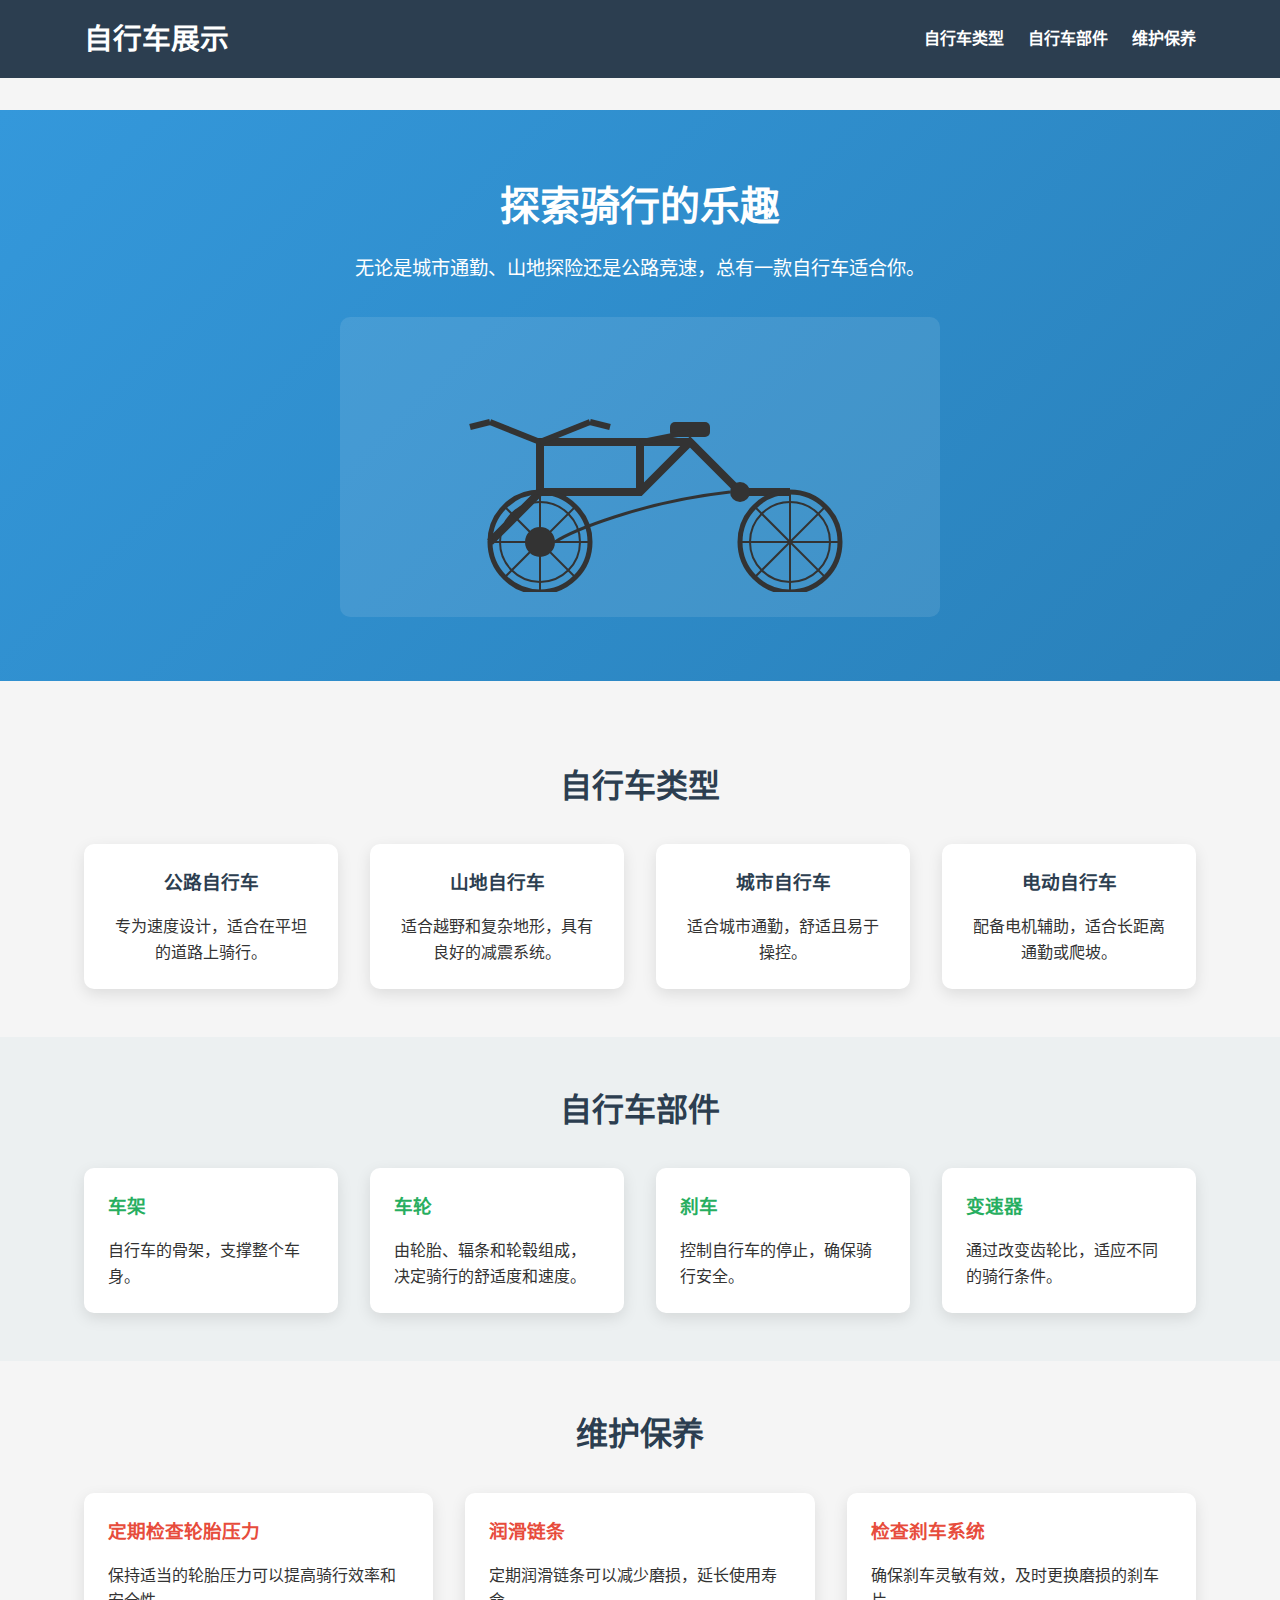
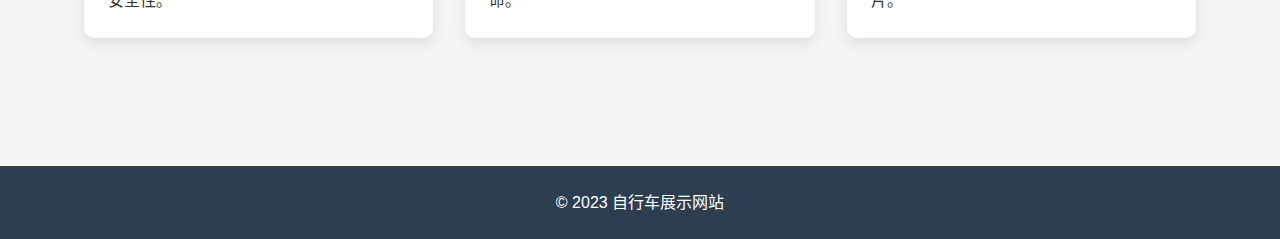
<file: bike/index.html>
<!DOCTYPE html>
<html lang="zh-CN">
<head>
    <meta charset="UTF-8">
    <meta name="viewport" content="width=device-width, initial-scale=1.0">
    <title>自行车展示</title>
    <link rel="stylesheet" href="style.css">
</head>
<body>
    <header>
        <div class="container">
            <h1>自行车展示</h1>
            <nav>
                <ul>
                    <li><a href="#types">自行车类型</a></li>
                    <li><a href="#parts">自行车部件</a></li>
                    <li><a href="#maintenance">维护保养</a></li>
                </ul>
            </nav>
        </div>
    </header>

    <main>
        <section class="hero">
            <div class="container">
                <h2>探索骑行的乐趣</h2>
                <p>无论是城市通勤、山地探险还是公路竞速，总有一款自行车适合你。</p>
                <div class="bike-svg-container">
                    <!-- 自行车SVG将通过JavaScript动态加载 -->
                </div>
            </div>
        </section>

        <section id="types" class="types-section">
            <div class="container">
                <h2>自行车类型</h2>
                <div class="bike-types">
                    <div class="bike-type-card" data-type="road">
                        <h3>公路自行车</h3>
                        <p>专为速度设计，适合在平坦的道路上骑行。</p>
                    </div>
                    <div class="bike-type-card" data-type="mountain">
                        <h3>山地自行车</h3>
                        <p>适合越野和复杂地形，具有良好的减震系统。</p>
                    </div>
                    <div class="bike-type-card" data-type="city">
                        <h3>城市自行车</h3>
                        <p>适合城市通勤，舒适且易于操控。</p>
                    </div>
                    <div class="bike-type-card" data-type="electric">
                        <h3>电动自行车</h3>
                        <p>配备电机辅助，适合长距离通勤或爬坡。</p>
                    </div>
                </div>
            </div>
        </section>

        <section id="parts" class="parts-section">
            <div class="container">
                <h2>自行车部件</h2>
                <div class="parts-container">
                    <div class="part-item" data-part="frame">
                        <h3>车架</h3>
                        <p>自行车的骨架，支撑整个车身。</p>
                    </div>
                    <div class="part-item" data-part="wheels">
                        <h3>车轮</h3>
                        <p>由轮胎、辐条和轮毂组成，决定骑行的舒适度和速度。</p>
                    </div>
                    <div class="part-item" data-part="brakes">
                        <h3>刹车</h3>
                        <p>控制自行车的停止，确保骑行安全。</p>
                    </div>
                    <div class="part-item" data-part="gears">
                        <h3>变速器</h3>
                        <p>通过改变齿轮比，适应不同的骑行条件。</p>
                    </div>
                </div>
            </div>
        </section>

        <section id="maintenance" class="maintenance-section">
            <div class="container">
                <h2>维护保养</h2>
                <div class="maintenance-tips">
                    <div class="tip-item">
                        <h3>定期检查轮胎压力</h3>
                        <p>保持适当的轮胎压力可以提高骑行效率和安全性。</p>
                    </div>
                    <div class="tip-item">
                        <h3>润滑链条</h3>
                        <p>定期润滑链条可以减少磨损，延长使用寿命。</p>
                    </div>
                    <div class="tip-item">
                        <h3>检查刹车系统</h3>
                        <p>确保刹车灵敏有效，及时更换磨损的刹车片。</p>
                    </div>
                </div>
            </div>
        </section>
    </main>

    <footer>
        <div class="container">
            <p>&copy; 2023 自行车展示网站</p>
        </div>
    </footer>

    <script src="script.js"></script>
</body>
</html>
</file>
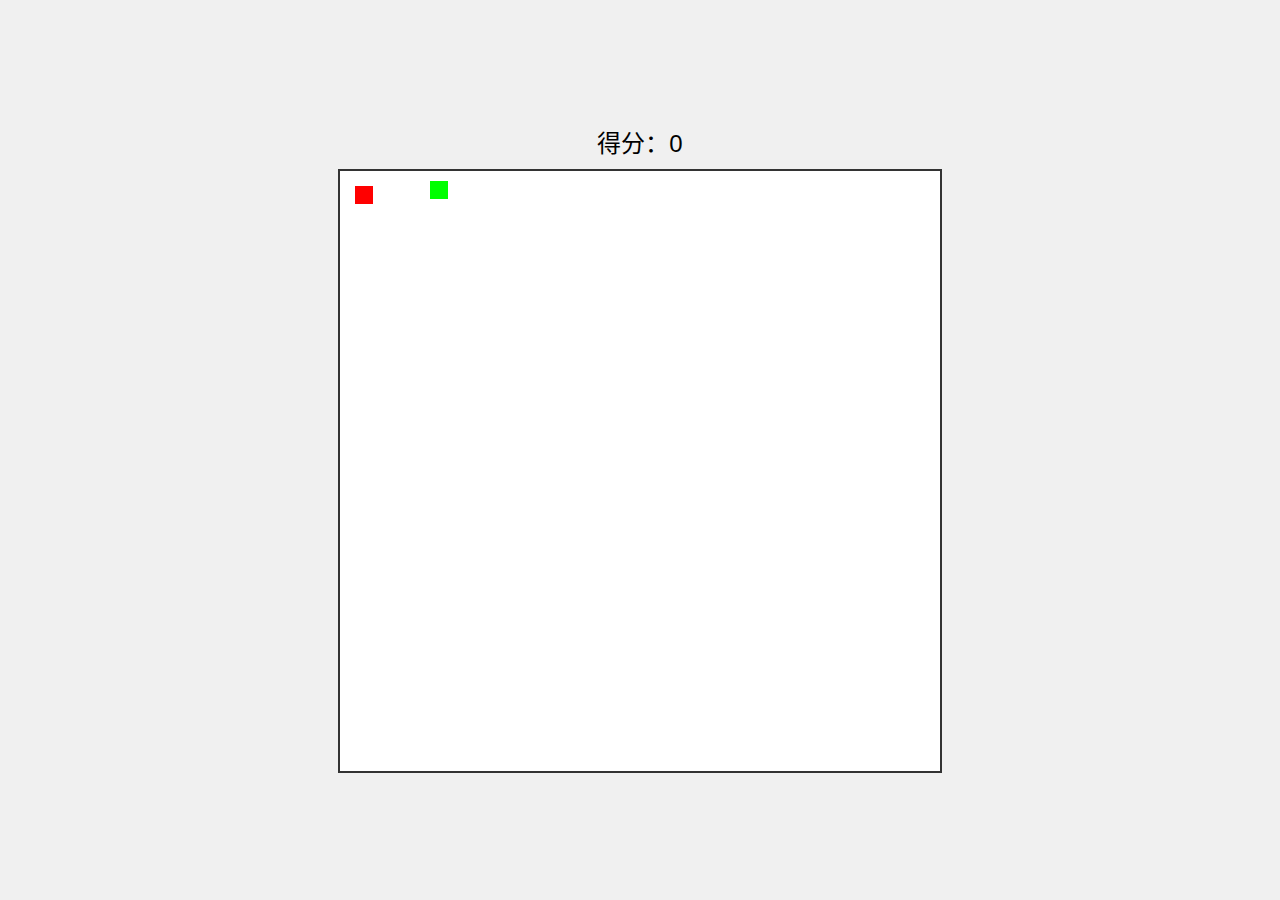
<file: snake/index.html>
<!DOCTYPE html>
<html lang="zh-CN">
<head>
    <meta charset="UTF-8">
    <title>贪吃蛇游戏</title>
    <link rel="stylesheet" href="style.css">
</head>
<body>
    <div class="container">
        <div id="score">得分：0</div>
        <canvas id="gameCanvas" width="600" height="600"></canvas>
    </div>
    <script src="game.js"></script>
</body>
</html>
</file>
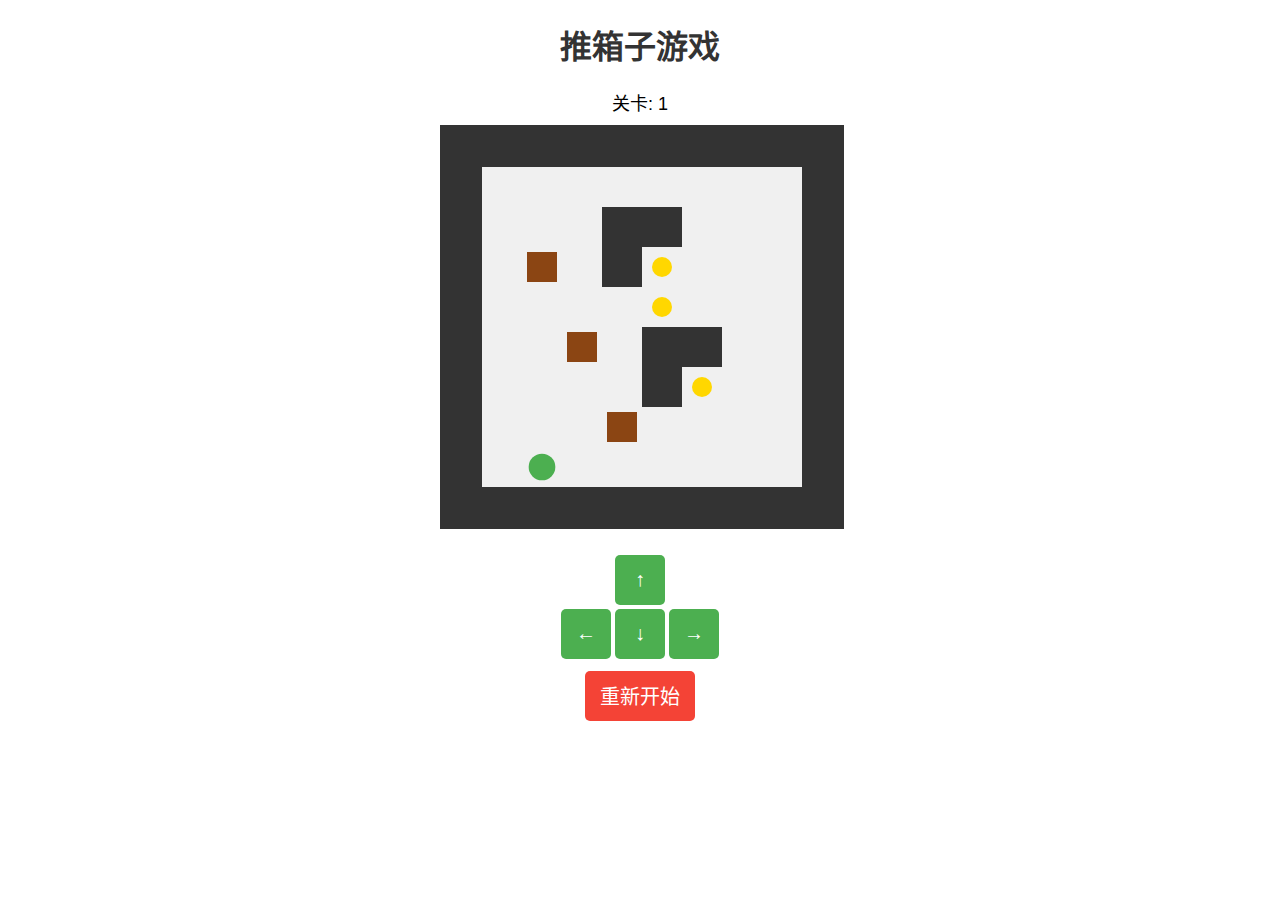
<file: xz/index.html>
<!DOCTYPE html>
<html lang="zh-CN">
<head>
    <meta charset="UTF-8">
    <meta name="viewport" content="width=device-width, initial-scale=1.0">
    <title>推箱子游戏</title>
    <link rel="stylesheet" href="style.css">
</head>
<body>
    <div class="container">
        <h1>推箱子游戏</h1>
        <div id="level">关卡: 1</div>
        <canvas id="gameCanvas" width="400" height="400"></canvas>
        <div class="controls">
            <button id="up">↑</button>
            <div class="middle-controls">
                <button id="left">←</button>
                <button id="down">↓</button>
                <button id="right">→</button>
            </div>
            <button id="restart">重新开始</button>
        </div>
    </div>
    <script src="game.js"></script>
</body>
</html>
</file>
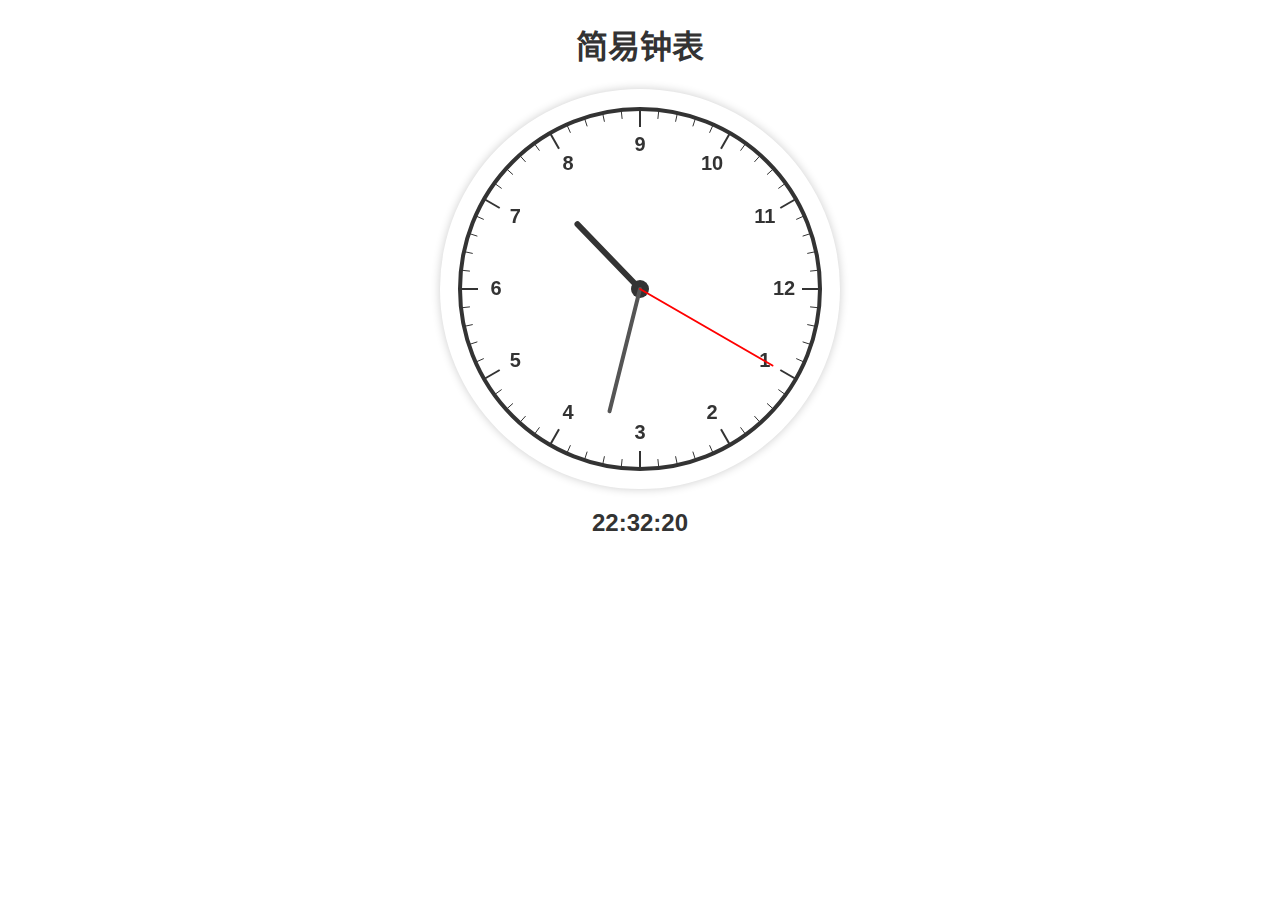
<file: clock/clock.html>
<!DOCTYPE html>
<html lang="zh-CN">
<head>
    <meta charset="UTF-8">
    <meta name="viewport" content="width=device-width, initial-scale=1.0">
    <title>简易钟表</title>
    <link rel="stylesheet" href="clock.css">
</head>
<body>
    <div class="container">
        <h1>简易钟表</h1>
        <div class="clock-container">
            <canvas id="clockCanvas" width="400" height="400"></canvas>
        </div>
        <div class="digital-clock" id="digitalClock"></div>
    </div>
    <script src="clock.js"></script>
</body>
</html>
</file>
<file: bike/style.css>
/* 基础样式重置 */
* {
    margin: 0;
    padding: 0;
    box-sizing: border-box;
}

body {
    font-family: 'Arial', sans-serif;
    line-height: 1.6;
    color: #333;
    background-color: #f5f5f5;
}

.container {
    width: 90%;
    max-width: 1200px;
    margin: 0 auto;
    padding: 0 20px;
}

/* 头部样式 */
header {
    background-color: #2c3e50;
    color: white;
    padding: 1rem 0;
    position: sticky;
    top: 0;
    z-index: 100;
}

header .container {
    display: flex;
    justify-content: space-between;
    align-items: center;
}

header h1 {
    font-size: 1.8rem;
}

nav ul {
    display: flex;
    list-style: none;
}

nav ul li {
    margin-left: 1.5rem;
}

nav ul li a {
    color: white;
    text-decoration: none;
    font-weight: bold;
    transition: color 0.3s ease;
}

nav ul li a:hover {
    color: #3498db;
}

/* 主要内容样式 */
main {
    padding: 2rem 0;
}

/* 英雄区域样式 */
.hero {
    background: linear-gradient(135deg, #3498db, #2980b9);
    color: white;
    padding: 4rem 0;
    text-align: center;
    margin-bottom: 2rem;
}

.hero h2 {
    font-size: 2.5rem;
    margin-bottom: 1rem;
}

.hero p {
    font-size: 1.2rem;
    max-width: 800px;
    margin: 0 auto 2rem;
}

.bike-svg-container {
    width: 100%;
    max-width: 600px;
    height: 300px;
    margin: 0 auto;
    background-color: rgba(255, 255, 255, 0.1);
    border-radius: 10px;
    display: flex;
    justify-content: center;
    align-items: center;
}

/* 自行车类型区域样式 */
.types-section {
    padding: 3rem 0;
}

.types-section h2 {
    text-align: center;
    font-size: 2rem;
    margin-bottom: 2rem;
    color: #2c3e50;
}

.bike-types {
    display: grid;
    grid-template-columns: repeat(auto-fit, minmax(250px, 1fr));
    gap: 2rem;
}

.bike-type-card {
    background-color: white;
    border-radius: 10px;
    overflow: hidden;
    box-shadow: 0 5px 15px rgba(0, 0, 0, 0.1);
    transition: transform 0.3s ease, box-shadow 0.3s ease;
    padding: 1.5rem;
    text-align: center;
    cursor: pointer;
}

.bike-type-card:hover {
    transform: translateY(-5px);
    box-shadow: 0 10px 25px rgba(0, 0, 0, 0.15);
}

.bike-type-card h3 {
    color: #2c3e50;
    margin-bottom: 1rem;
}

/* 自行车部件区域样式 */
.parts-section {
    background-color: #ecf0f1;
    padding: 3rem 0;
}

.parts-section h2 {
    text-align: center;
    font-size: 2rem;
    margin-bottom: 2rem;
    color: #2c3e50;
}

.parts-container {
    display: grid;
    grid-template-columns: repeat(auto-fit, minmax(250px, 1fr));
    gap: 2rem;
}

.part-item {
    background-color: white;
    border-radius: 10px;
    padding: 1.5rem;
    box-shadow: 0 5px 15px rgba(0, 0, 0, 0.1);
    transition: transform 0.3s ease;
    cursor: pointer;
}

.part-item:hover {
    transform: translateY(-5px);
}

.part-item h3 {
    color: #27ae60;
    margin-bottom: 1rem;
}

/* 维护保养区域样式 */
.maintenance-section {
    padding: 3rem 0;
}

.maintenance-section h2 {
    text-align: center;
    font-size: 2rem;
    margin-bottom: 2rem;
    color: #2c3e50;
}

.maintenance-tips {
    display: grid;
    grid-template-columns: repeat(auto-fit, minmax(300px, 1fr));
    gap: 2rem;
}

.tip-item {
    background-color: white;
    border-radius: 10px;
    padding: 1.5rem;
    box-shadow: 0 5px 15px rgba(0, 0, 0, 0.1);
}

.tip-item h3 {
    color: #e74c3c;
    margin-bottom: 1rem;
}

/* 页脚样式 */
footer {
    background-color: #2c3e50;
    color: white;
    text-align: center;
    padding: 1.5rem 0;
    margin-top: 3rem;
}

/* 响应式设计 */
@media (max-width: 768px) {
    header .container {
        flex-direction: column;
    }

    nav ul {
        margin-top: 1rem;
    }

    nav ul li {
        margin: 0 0.5rem;
    }

    .hero h2 {
        font-size: 2rem;
    }

    .bike-svg-container {
        height: 200px;
    }
}

@media (max-width: 480px) {
    .hero h2 {
        font-size: 1.8rem;
    }

    .hero p {
        font-size: 1rem;
    }
}

/* 动画效果 */
@keyframes fadeIn {
    from { opacity: 0; transform: translateY(20px); }
    to { opacity: 1; transform: translateY(0); }
}

.bike-type-card, .part-item, .tip-item {
    animation: fadeIn 0.5s ease forwards;
}

.bike-type-card:nth-child(2) { animation-delay: 0.1s; }
.bike-type-card:nth-child(3) { animation-delay: 0.2s; }
.bike-type-card:nth-child(4) { animation-delay: 0.3s; }

.part-item:nth-child(2) { animation-delay: 0.1s; }
.part-item:nth-child(3) { animation-delay: 0.2s; }
.part-item:nth-child(4) { animation-delay: 0.3s; }

.tip-item:nth-child(2) { animation-delay: 0.1s; }
.tip-item:nth-child(3) { animation-delay: 0.2s; }
</file>
<file: snake/style.css>
body {
    margin: 0;
    display: flex;
    justify-content: center;
    align-items: center;
    min-height: 100vh;
    background-color: #f0f0f0;
}
.container {
    text-align: center;
}
#score {
    font-size: 24px;
    font-family: Arial, sans-serif;
    margin-bottom: 10px;
}
#gameCanvas {
    border: 2px solid #333;
    background-color: #fff;
}
</file>
<file: xz/style.css>
.container {
    text-align: center;
    margin: 20px auto;
    max-width: 400px;
}

h1 {
    font-family: Arial, sans-serif;
    color: #333;
}

#level {
    font-family: Arial, sans-serif;
    margin-bottom: 10px;
    font-size: 18px;
}

#gameCanvas {
    border: 2px solid #333;
    background-color: #f0f0f0;
}

.controls {
    margin-top: 20px;
    display: inline-block;
}

button {
    width: 50px;
    height: 50px;
    font-size: 20px;
    margin: 2px;
    cursor: pointer;
    background-color: #4CAF50;
    color: white;
    border: none;
    border-radius: 5px;
}

button:hover {
    background-color: #45a049;
}

.middle-controls {
    display: flex;
    justify-content: center;
}

#restart {
    width: auto;
    padding: 0 15px;
    margin-top: 10px;
    background-color: #f44336;
}

#restart:hover {
    background-color: #d32f2f;
}
</file>
<file: clock/clock.css>
.container {
    text-align: center;
    margin: 20px auto;
    max-width: 400px;
}

h1 {
    font-family: Arial, sans-serif;
    color: #333;
}

.clock-container {
    position: relative;
    width: 400px;
    height: 400px;
    margin: 20px auto;
}

#clockCanvas {
    border-radius: 50%;
    box-shadow: 0 0 10px rgba(0, 0, 0, 0.2);
    background-color: #fff;
}

.digital-clock {
    font-family: Arial, sans-serif;
    font-size: 24px;
    margin-top: 20px;
    color: #333;
    font-weight: bold;
}
</file>
